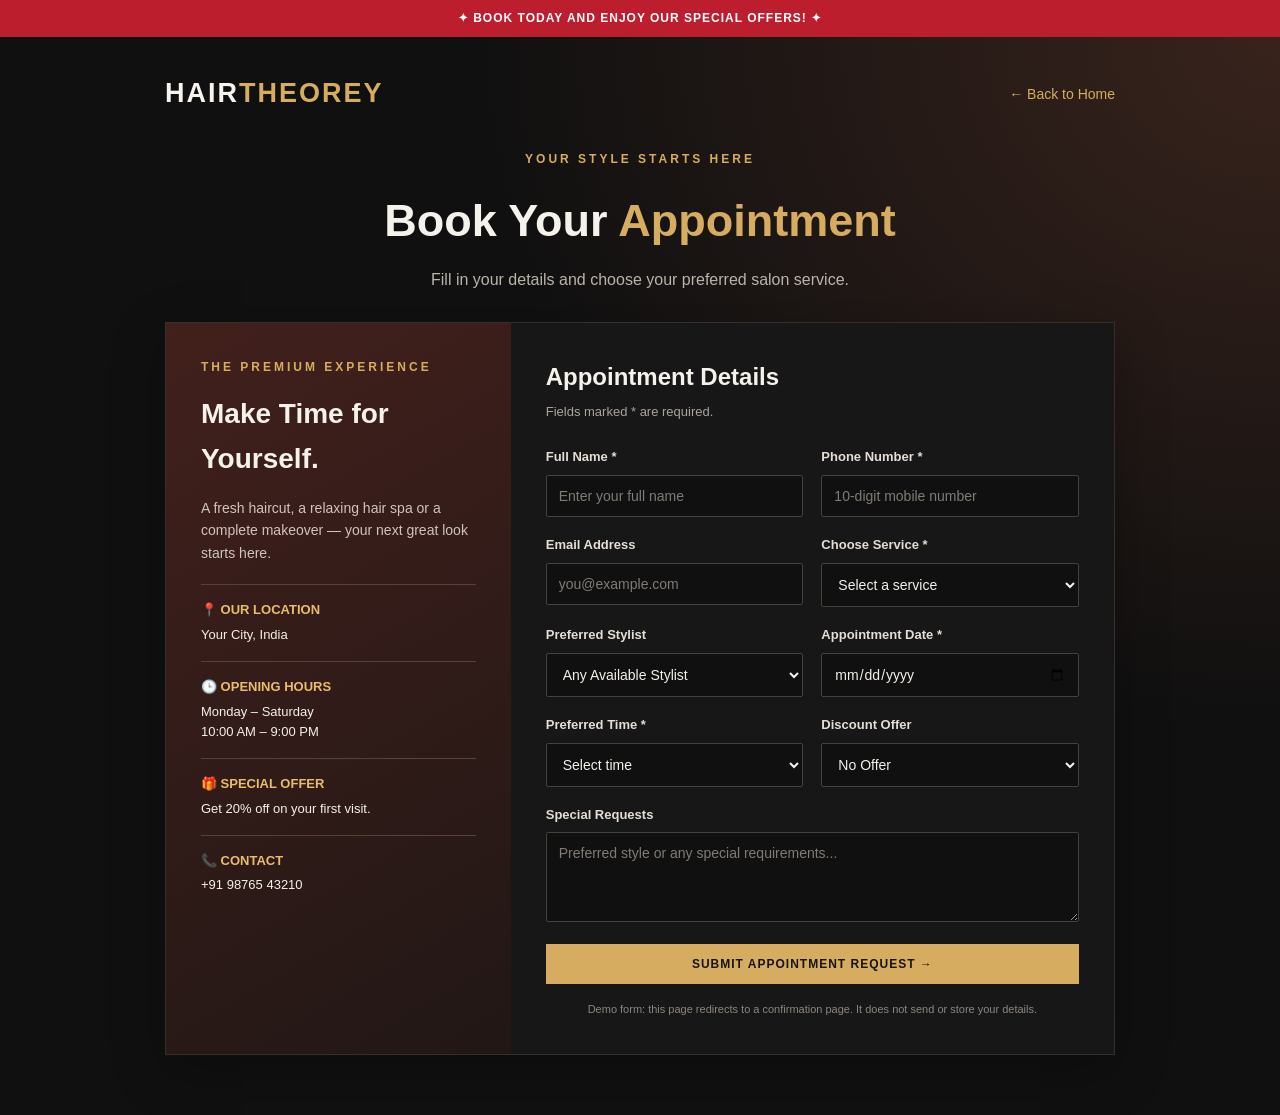
<file: appointment.html>
<!DOCTYPE html>
<html lang="en">
<head>
    <meta charset="UTF-8">
    <meta name="viewport" content="width=device-width, initial-scale=1.0">
    <title>Book Appointment | Hair Theorey</title>
    <link rel="stylesheet" href="style.css">
</head>
<body>
    <div class="offer-strip">✦ BOOK TODAY AND ENJOY OUR SPECIAL OFFERS! ✦</div>
    <main class="form-page">
        <div class="form-header">
            <a class="logo" href="saloon.html">HAIR<span>THEOREY</span></a>
            <a class="back-link" href="saloon.html">← Back to Home</a>
        </div>
        <div class="form-intro">
            <p class="eyebrow">YOUR STYLE STARTS HERE</p>
            <h1>Book Your <span>Appointment</span></h1>
            <p>Fill in your details and choose your preferred salon service.</p>
        </div>
        <div class="appointment-container">
            <aside class="appointment-info">
                <p class="eyebrow">THE PREMIUM EXPERIENCE</p>
                <h2>Make Time for Yourself.</h2>
                <p>A fresh haircut, a relaxing hair spa or a complete makeover — your next great look starts here.</p>
                <div class="info-item"><strong>📍 OUR LOCATION</strong>Your City, India</div>
                <div class="info-item"><strong>🕒 OPENING HOURS</strong>Monday – Saturday<br>10:00 AM – 9:00 PM</div>
                <div class="info-item"><strong>🎁 SPECIAL OFFER</strong>Get 20% off on your first visit.</div>
                <div class="info-item"><strong>📞 CONTACT</strong>+91 98765 43210</div>
            </aside>
            <section class="appointment-form">
                <h2>Appointment Details</h2>
                <p class="form-note">Fields marked * are required.</p>
                <form action="thankyou.html" method="get">
                    <div class="form-grid">
                        <div class="form-group">
                            <label for="name">Full Name *</label>
                            <input type="text" id="name" name="name" placeholder="Enter your full name" minlength="2" maxlength="60" required>
                        </div>
                        <div class="form-group">
                            <label for="phone">Phone Number *</label>
                            <input type="tel" id="phone" name="phone" placeholder="10-digit mobile number" pattern="[6-9][0-9]{9}" title="Enter a valid 10-digit Indian mobile number" required>
                        </div>
                        <div class="form-group">
                            <label for="email">Email Address</label>
                            <input type="email" id="email" name="email" placeholder="you@example.com">
                        </div>
                        <div class="form-group">
                            <label for="service">Choose Service *</label>
                            <select id="service" name="service" required>
                                <option value="">Select a service</option>
                                <option value="Classic Haircut">Classic Haircut - ₹299</option>
                                <option value="Beard Styling">Beard Styling - ₹199</option>
                                <option value="Hair Spa">Hair Spa - ₹599</option>
                                <option value="Premium Facial">Premium Facial - ₹499</option>
                                <option value="Hair Colour">Hair Colour - ₹799</option>
                                <option value="Royal Makeover">Royal Makeover Combo - ₹799</option>
                            </select>
                        </div>
                        <div class="form-group">
                            <label for="stylist">Preferred Stylist</label>
                            <select id="stylist" name="stylist">
                                <option>Any Available Stylist</option><option>Senior Stylist</option><option>Expert Barber</option><option>Female Stylist</option>
                            </select>
                        </div>
                        <div class="form-group">
                            <label for="date">Appointment Date *</label>
                            <input type="date" id="date" name="date" required>
                        </div>
                        <div class="form-group">
                            <label for="time">Preferred Time *</label>
                            <select id="time" name="time" required>
                                <option value="">Select time</option>
                                <option>10:00 AM</option><option>11:00 AM</option><option>12:00 PM</option>
                                <option>1:00 PM</option><option>2:00 PM</option><option>3:00 PM</option>
                                <option>4:00 PM</option><option>5:00 PM</option><option>6:00 PM</option>
                                <option>7:00 PM</option><option>8:00 PM</option>
                            </select>
                        </div>
                        <div class="form-group">
                            <label for="offer">Discount Offer</label>
                            <select id="offer" name="offer">
                                <option>No Offer</option><option>First Visit - 20% Off</option><option>Huge Combo Offer</option>
                            </select>
                        </div>
                        <div class="form-group full">
                            <label for="requests">Special Requests</label>
                            <textarea id="requests" name="requests" maxlength="300" placeholder="Preferred style or any special requirements..."></textarea>
                        </div>
                    </div>
                    <button type="submit" class="btn form-submit">SUBMIT APPOINTMENT REQUEST →</button>
                    <p class="small-print">Demo form: this page redirects to a confirmation page. It does not send or store your details.</p>
                </form>
            </section>
        </div>
    </main>
</body>
</html>
</file>
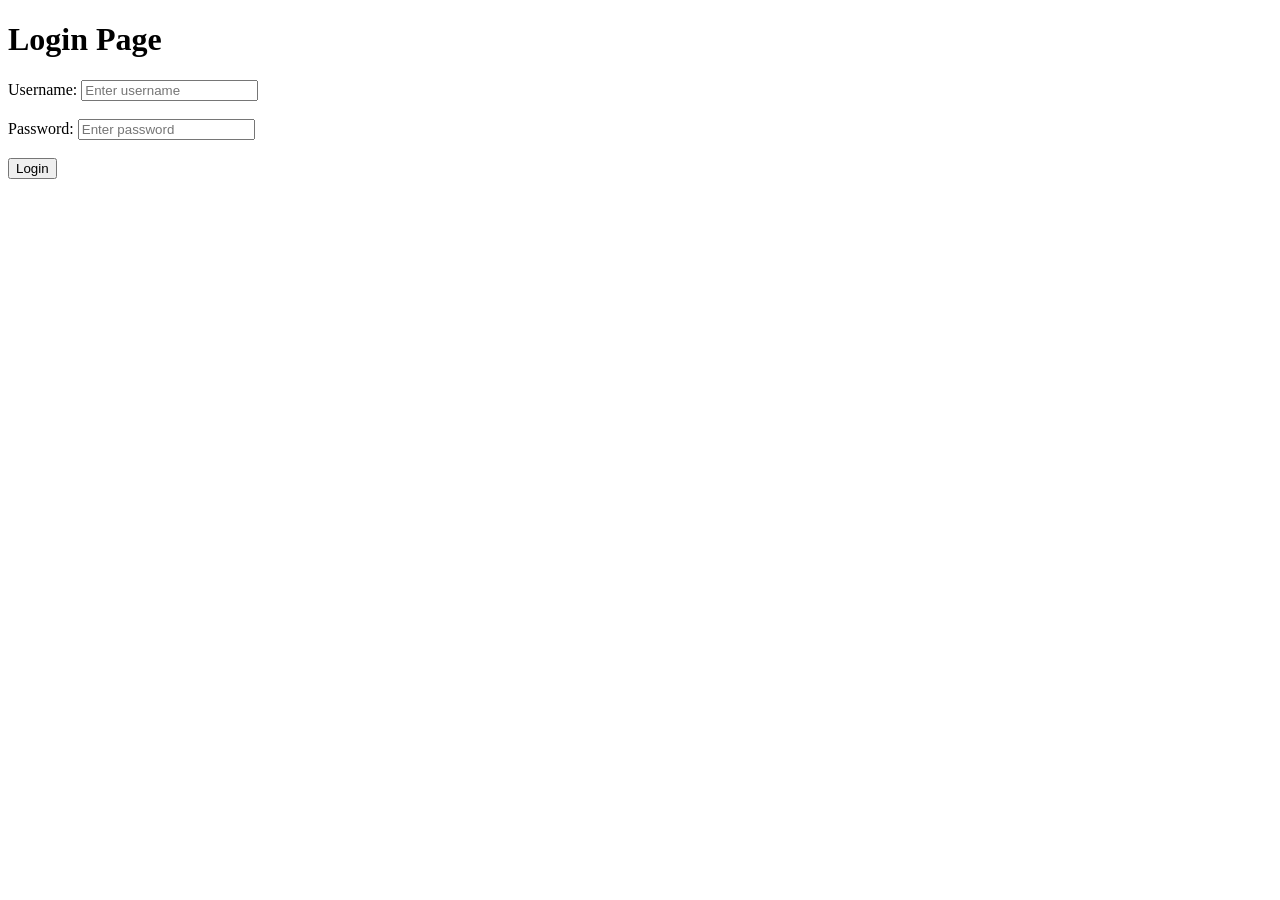
<file: login.html>
<!DOCTYPE html>
<html lang="en">
<head>
    <meta charset="UTF-8">
    <title>Login Page</title>
</head>

<body>

    <h1>Login Page</h1>

    <form action="about.html">

        <label>Username:</label>
        <input type="text"
               minlength="3"
               maxlength="15"
               placeholder="Enter username"
               required>
        <br><br>

        <label>Password:</label>
        <input type="password"
               minlength="8"
               maxlength="20"
               placeholder="Enter password"
               title="Password must contain 8 to 20 characters"
               required>
        <br><br>

        <input type="submit" value="Login" href="about.html">

    </form>

</body>
</html>
</file>
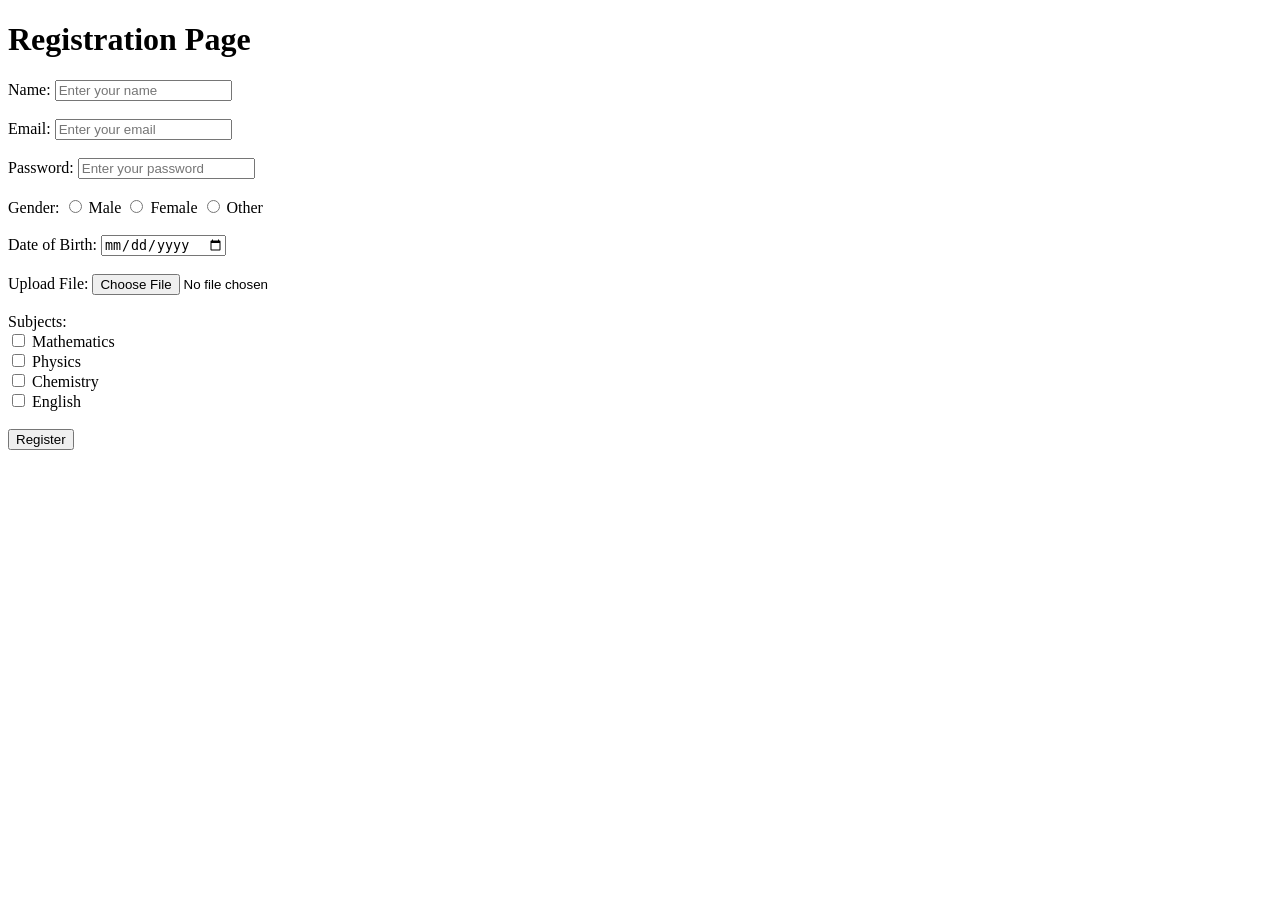
<file: registration.html>
<!DOCTYPE html>
<html lang="en">
<head>
    <meta charset="UTF-8">
    <title>Registration Page</title>
</head>

<body>

    <h1>Registration Page</h1>

    <form action="login.html">

        <label>Name:</label>
        <input type="text" placeholder="Enter your name" required>
        <br><br>

        <label>Email:</label>
        <input type="email" placeholder="Enter your email" required>
        <br><br>

        <label title="password must contain 8-20 characters">Password:</label>
        <input type="password" minlength="8" maxlength="20"
               placeholder="Enter your password" required>
        <br><br>

        <label>Gender:</label>
        <input type="radio" name="gender" value="male"> Male
        <input type="radio" name="gender" value="female"> Female
        <input type="radio" name="gender" value="other"> Other
        <br><br>

        <label>Date of Birth:</label>
        <input type="date">
        <br><br>

        <label>Upload File:</label>
        <input type="file">
        <br><br>

        <label>Subjects:</label>
        <br>
        <input type="checkbox" name="subject" value="maths"> Mathematics
        <br>
        <input type="checkbox" name="subject" value="physics"> Physics
        <br>
        <input type="checkbox" name="subject" value="chemistry"> Chemistry
        <br>
        <input type="checkbox" name="subject" value="english"> English
        <br><br>

        <button type="submit" value="Register" href="login.html">Register</button>

    </form>

</body>
</html>
</file>
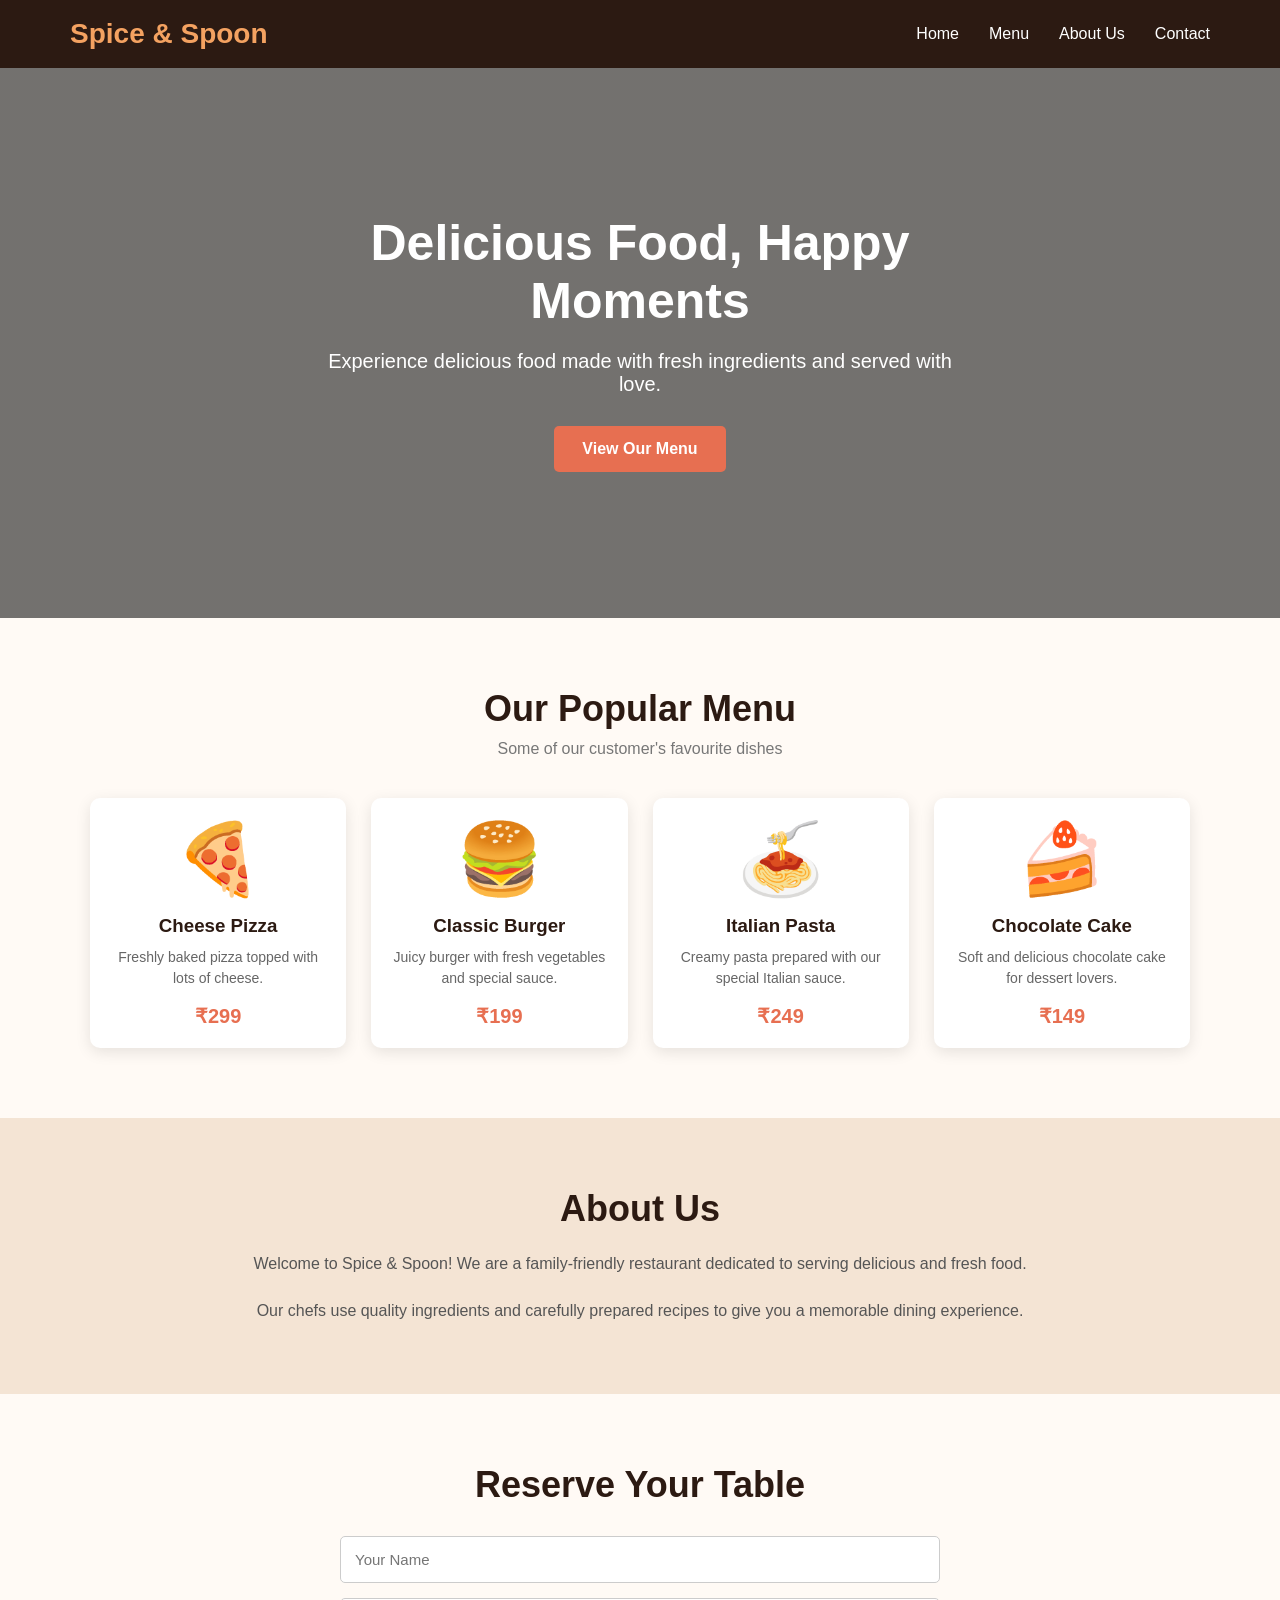
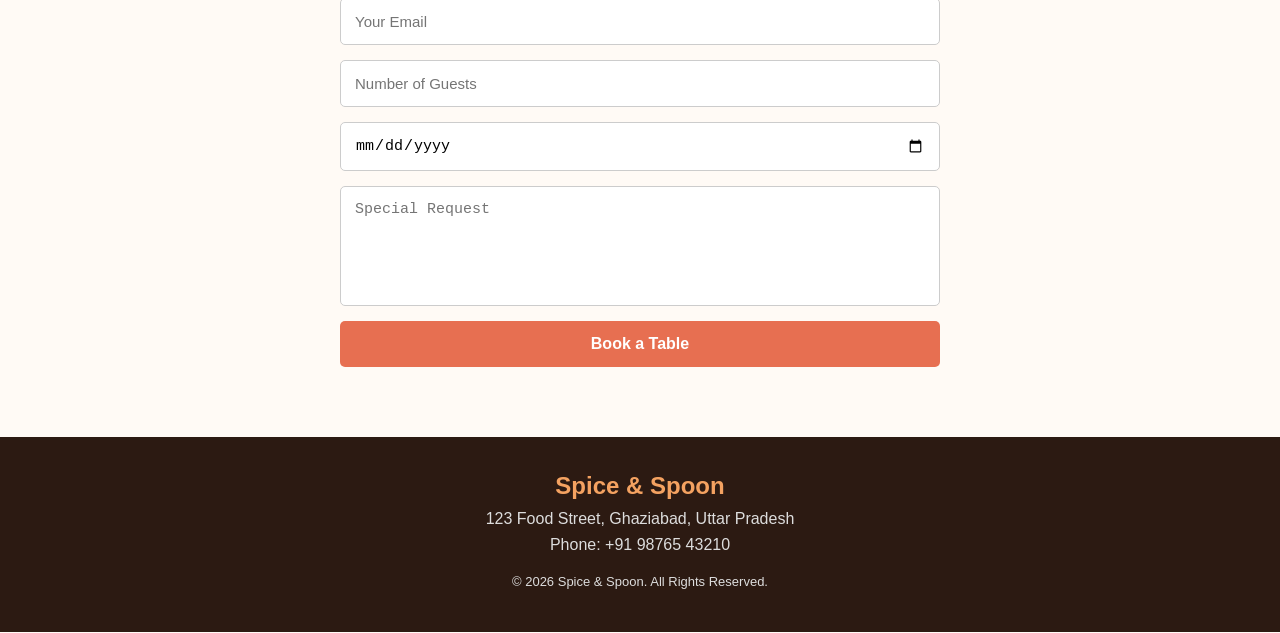
<file: Restaurant.html>
<!DOCTYPE html>
<html lang="en">
<head>
    <meta charset="UTF-8">
    <meta name="viewport" content="width=device-width, initial-scale=1.0">
    <title>Spice & Spoon Restaurant</title>

    <!-- CSS File -->
    <link rel="stylesheet" href="Restaurant.css">
</head>

<body>

    <!-- Navigation Bar -->
    <header>
        <nav>
            <h1 class="logo">Spice & Spoon</h1>

            <ul>
                <li><a href="#home">Home</a></li>
                <li><a href="#menu">Menu</a></li>
                <li><a href="#about">About Us</a></li>
                <li><a href="#contact">Contact</a></li>
            </ul>
        </nav>
    </header>


    <!-- Hero Section -->
    <section id="home" class="hero">
        <div class="hero-content">
            <h2>Delicious Food, Happy Moments</h2>
            <p>
                Experience delicious food made with fresh ingredients
                and served with love.
            </p>

            <a href="#menu" class="btn">View Our Menu</a>
        </div>
    </section>


    <!-- Menu Section -->
    <section id="menu" class="menu">
        <h2>Our Popular Menu</h2>
        <p class="subtitle">Some of our customer's favourite dishes</p>

        <div class="menu-container">

            <div class="food-card">
                <div class="food-image">🍕</div>
                <h3>Cheese Pizza</h3>
                <p>Freshly baked pizza topped with lots of cheese.</p>
                <span>₹299</span>
            </div>

            <div class="food-card">
                <div class="food-image">🍔</div>
                <h3>Classic Burger</h3>
                <p>Juicy burger with fresh vegetables and special sauce.</p>
                <span>₹199</span>
            </div>

            <div class="food-card">
                <div class="food-image">🍝</div>
                <h3>Italian Pasta</h3>
                <p>Creamy pasta prepared with our special Italian sauce.</p>
                <span>₹249</span>
            </div>

            <div class="food-card">
                <div class="food-image">🍰</div>
                <h3>Chocolate Cake</h3>
                <p>Soft and delicious chocolate cake for dessert lovers.</p>
                <span>₹149</span>
            </div>

        </div>
    </section>


    <!-- About Section -->
    <section id="about" class="about">
        <div>
            <h2>About Us</h2>

            <p>
                Welcome to Spice & Spoon! We are a family-friendly
                restaurant dedicated to serving delicious and fresh food.
            </p>

            <p>
                Our chefs use quality ingredients and carefully prepared
                recipes to give you a memorable dining experience.
            </p>
        </div>
    </section>


    <!-- Contact Section -->
    <section id="contact" class="contact">
        <h2>Reserve Your Table</h2>

        <form>
            <input type="text" placeholder="Your Name" required>

            <input type="email" placeholder="Your Email" required>

            <input type="number" placeholder="Number of Guests" required>

            <input type="date" required>

            <textarea placeholder="Special Request"></textarea>

            <button type="submit">Book a Table</button>
        </form>
    </section>


    <!-- Footer -->
    <footer>
        <h3>Spice & Spoon</h3>
        <p>123 Food Street, Ghaziabad, Uttar Pradesh</p>
        <p>Phone: +91 98765 43210</p>

        <p class="copyright">
            © 2026 Spice & Spoon. All Rights Reserved.
        </p>
    </footer>

</body>
</html>
</file>
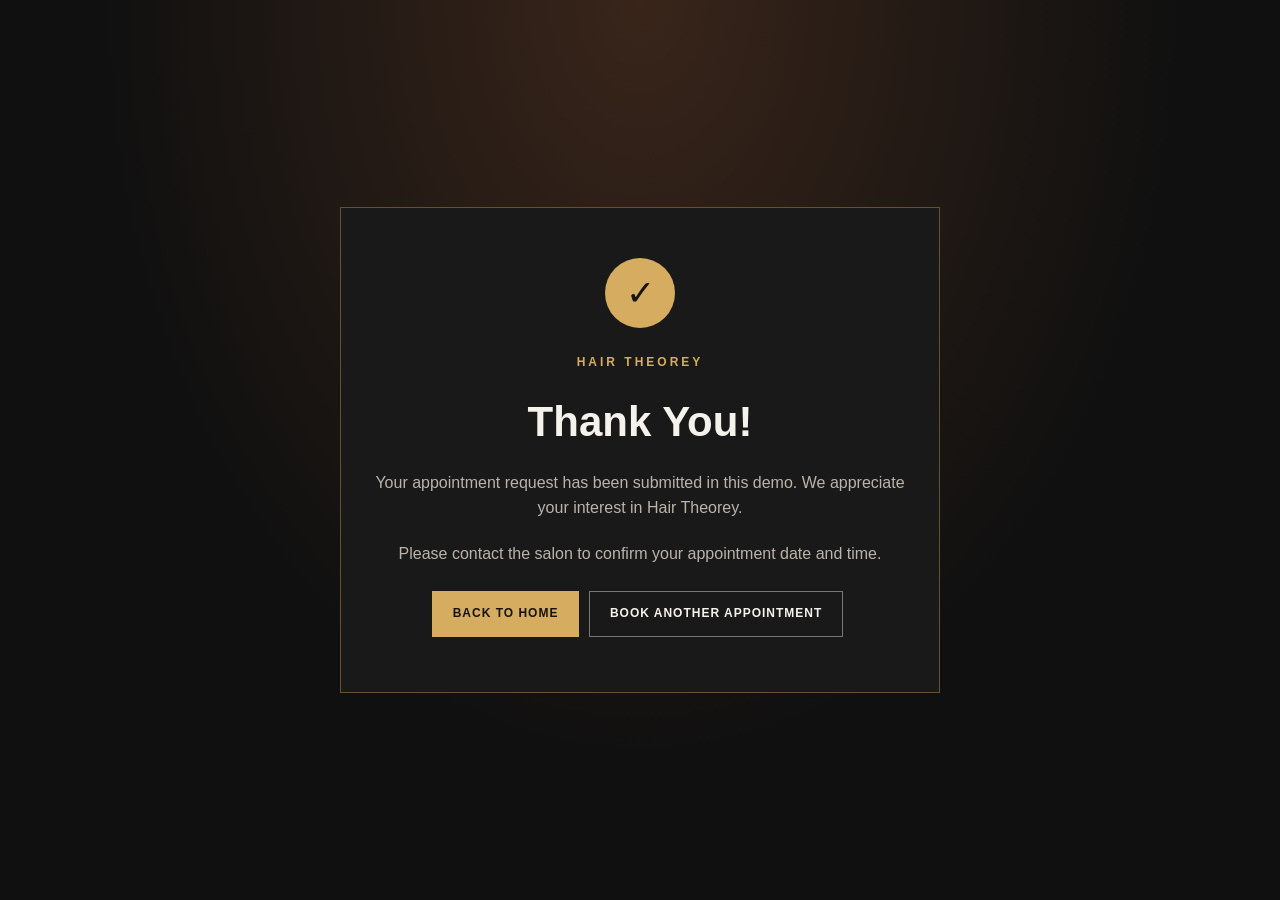
<file: thankyou.html>
<!DOCTYPE html>
<html lang="en">
<head>
    <meta charset="UTF-8">
    <meta name="viewport" content="width=device-width, initial-scale=1.0">
    <title>Thank You | Hair Theorey</title>
    <link rel="stylesheet" href="style.css">
</head>
<body>
    <main class="thankyou-wrap">
        <div class="thankyou-card">
            <div class="success-icon">✓</div>
            <p class="eyebrow">HAIR THEOREY</p>
            <h1>Thank You!</h1>
            <p>Your appointment request has been submitted in this demo. We appreciate your interest in Hair Theorey.</p>
            <p>Please contact the salon to confirm your appointment date and time.</p>
            <a href="saloon.html" class="btn">BACK TO HOME</a>
            <a href="appointment.html" class="btn btn-outline">BOOK ANOTHER APPOINTMENT</a>
        </div>
    </main>
</body>
</html>
</file>
<file: style.css>
* {
    margin: 0;
    padding: 0;
    box-sizing: border-box;
}
html { scroll-behavior: smooth; }
body {
    font-family: Arial, Helvetica, sans-serif;
    background: #101010;
    color: #f5f1eb;
    line-height: 1.6;
}
a { text-decoration: none; color: inherit; }
.offer-strip {
    background: #bd1e2d;
    color: #fff;
    text-align: center;
    padding: 9px;
    font-size: 12px;
    font-weight: bold;
    letter-spacing: 1px;
}
header {
    min-height: 80px;
    padding: 18px 7%;
    display: flex;
    justify-content: space-between;
    align-items: center;
    gap: 25px;
    background: #151515;
    border-bottom: 1px solid #292929;
}
.logo {
    color: #f8f4ed;
    font-size: 27px;
    font-weight: 900;
    letter-spacing: 2px;
    white-space: nowrap;
}
.logo span { color: #d6ad60; }
nav { display: flex; align-items: center; flex-wrap: wrap; gap: 22px; }
nav a { color: #dedbd5; font-size: 14px; transition: .3s; }
nav a:hover, .text-link:hover, .card-link:hover { color: #e6bf72; }
.nav-btn {
    background: #d6ad60;
    color: #17130d;
    padding: 10px 17px;
    border-radius: 3px;
    font-weight: bold;
}
.nav-btn:hover { background: #f1d18b; color: #17130d; }
.hero {
    min-height: 570px;
    padding: 85px 9%;
    display: flex;
    justify-content: space-between;
    align-items: center;
    gap: 50px;
    background: radial-gradient(ellipse at 85% 50%, #38231c 0%, transparent 45%), linear-gradient(120deg, #111 40%, #1e1714 100%);
}
.hero-content { max-width: 650px; }
.eyebrow {
    color: #d6ad60;
    font-size: 12px;
    font-weight: bold;
    letter-spacing: 3px;
    margin-bottom: 15px;
}
.hero h1 { font-size: clamp(48px, 6vw, 76px); line-height: 1.1; margin-bottom: 22px; letter-spacing: -2px; }
.hero h1 span, .welcome h2 span, .discount h2 span, .booking-banner h2 span, .form-intro h1 span { color: #d6ad60; }
.hero-text { color: #c0bbb3; max-width: 470px; margin-bottom: 25px; }
.hero-actions { display: flex; flex-wrap: wrap; gap: 8px; }
.btn {
    display: inline-block;
    background: #d6ad60;
    color: #17130d;
    border: 1px solid #d6ad60;
    padding: 12px 20px;
    margin: 5px 5px 5px 0;
    font-size: 12px;
    font-weight: bold;
    letter-spacing: 1px;
    text-align: center;
    transition: .3s;
    cursor: pointer;
}
.btn:hover { background: #f0d08a; border-color: #f0d08a; transform: translateY(-2px); }
.btn-outline { color: #f5f1eb; background: transparent; border-color: #777; }
.btn-outline:hover { color: #17130d; background: #d6ad60; }
.stats { display: flex; gap: 40px; margin-top: 38px; flex-wrap: wrap; }
.stats div { display: flex; flex-direction: column; }
.stats strong { color: #d6ad60; font-size: 25px; }
.stats small { color: #aaa39a; font-size: 12px; }
.hero-card {
    width: 310px;
    min-width: 260px;
    padding: 35px;
    background: linear-gradient(145deg, #30211b, #171412);
    border: 1px solid #6b4c2c;
    box-shadow: 0 15px 45px #0005;
}
.hero-card .eyebrow { font-size: 11px; letter-spacing: 2px; }
.hero-card h2 { font-size: 36px; line-height: 1.2; margin: 22px 0; }
.hero-card p { color: #c6bcb0; font-size: 13px; }
.gold-line { width: 55px; height: 3px; background: #d6ad60; margin-bottom: 20px; }
.text-link { display: inline-block; color: #d6ad60; font-size: 13px; font-weight: bold; margin-top: 18px; transition: .3s; }
.welcome { padding: 80px 20px; text-align: center; background: #171717; }
.welcome h2, .section-heading h2, .why-us h2, .booking-banner h2 { font-size: clamp(29px, 4vw, 42px); line-height: 1.25; margin-bottom: 18px; }
.welcome > p:last-child { max-width: 680px; margin: 0 auto; color: #aaa49c; }
.section { padding: 75px 8%; }
.section-heading { display: flex; justify-content: space-between; align-items: end; gap: 20px; margin-bottom: 35px; }
.service-grid { display: grid; grid-template-columns: repeat(3, minmax(0, 1fr)); gap: 22px; }
.service-card { position: relative; background: #191919; border: 1px solid #303030; padding: 30px 25px; transition: .3s; }
.service-card:hover { border-color: #c8a15a; transform: translateY(-5px); box-shadow: 0 12px 30px #0003; }
.service-icon { color: #d6ad60; font-size: 34px; margin-bottom: 12px; }
.service-card h3 { font-size: 20px; margin-bottom: 10px; }
.service-card p { min-height: 50px; color: #aaa49c; font-size: 13px; }
.price { color: #e4bd70; font-size: 24px; font-weight: bold; margin-top: 20px; }
.price del { color: #8b8580; font-size: 14px; font-weight: normal; margin-left: 6px; }
.card-link { display: inline-block; margin-top: 12px; color: #d6ad60; font-size: 13px; font-weight: bold; }
.featured { border-color: #b38a45; background: linear-gradient(145deg, #292117, #191919); }
.popular { position: absolute; right: 0; top: 0; padding: 5px 10px; background: #d6ad60; color: #17130d; font-size: 10px; font-weight: bold; }
.discount {
    padding: 70px 8%;
    background: linear-gradient(115deg, #421419, #171111 75%);
    display: grid;
    grid-template-columns: 1fr 1fr 1fr;
    align-items: center;
    gap: 25px;
}
.discount h2 { font-size: clamp(30px, 4vw, 42px); line-height: 1.2; margin-bottom: 15px; }
.discount-intro > p:last-child, .offer-box p { color: #c6b9b3; font-size: 13px; }
.offer-box { border: 1px solid #754a3b; background: #1b1514; padding: 25px; }
.discount-number { display: block; color: #e8bd6b; font-size: 32px; font-weight: bold; margin-bottom: 5px; }
.offer-box h3 { margin-bottom: 8px; }
.offer-box .btn { margin-top: 18px; }
.why-us { text-align: center; background: #171717; }
.features { display: grid; grid-template-columns: repeat(4, minmax(0, 1fr)); gap: 25px; margin-top: 40px; }
.features div { padding: 20px 10px; }
.features span { display: inline-flex; justify-content: center; align-items: center; width: 43px; height: 43px; border: 1px solid #d6ad60; border-radius: 50%; color: #d6ad60; font-size: 22px; margin-bottom: 12px; }
.features h3 { font-size: 17px; margin-bottom: 8px; }
.features p { color: #aaa49c; font-size: 13px; }
.booking-banner { text-align: center; padding: 80px 20px; background: #211a15; }
.booking-banner > p:not(.eyebrow) { color: #bbb1a7; margin-bottom: 20px; }
footer { padding: 55px 8% 0; background: #0a0a0a; }
.footer-grid { display: grid; grid-template-columns: 1.5fr 1fr 1.3fr 1.2fr; gap: 35px; padding-bottom: 40px; }
.footer-grid h3 { font-size: 16px; margin-bottom: 15px; color: #e3bd70; }
.footer-grid p, .footer-grid a:not(.logo) { display: block; color: #a9a29a; font-size: 13px; margin-bottom: 10px; }
.footer-grid a:hover { color: #e3bd70; }
.footer-grid .logo { display: inline-block; margin-bottom: 12px; }
.copyright { text-align: center; padding: 20px 10px; border-top: 1px solid #282828; color: #88817a; font-size: 12px; }

/* Appointment and confirmation pages */
.form-page { min-height: 100vh; padding: 35px 18px 60px; background: radial-gradient(ellipse at top right, #38231c, transparent 45%), #101010; }
.form-header { max-width: 950px; margin: 0 auto 35px; display: flex; align-items: center; justify-content: space-between; gap: 20px; }
.back-link { color: #d6ad60; font-size: 14px; }
.form-intro { text-align: center; margin: 25px auto 30px; }
.form-intro h1 { font-size: clamp(32px, 5vw, 45px); margin-bottom: 10px; }
.form-intro p:not(.eyebrow) { color: #bcb4aa; }
.appointment-container { max-width: 950px; margin: 0 auto; display: grid; grid-template-columns: .8fr 1.4fr; border: 1px solid #37302a; background: #171717; box-shadow: 0 15px 50px #0004; }
.appointment-info { padding: 35px; background: linear-gradient(150deg, #42201c, #211715); }
.appointment-info h2 { font-size: 28px; margin-bottom: 15px; }
.appointment-info > p:not(.eyebrow) { color: #d0c4bb; font-size: 14px; margin-bottom: 20px; }
.info-item { border-top: 1px solid #5c4035; padding: 15px 0; font-size: 13px; }
.info-item strong { display: block; color: #e8bd6b; margin-bottom: 4px; }
.appointment-form { padding: 35px; }
.appointment-form h2 { margin-bottom: 5px; }
.form-note { color: #aaa49c; font-size: 13px; margin-bottom: 25px; }
.form-grid { display: grid; grid-template-columns: 1fr 1fr; gap: 18px; }
.form-group { display: flex; flex-direction: column; gap: 7px; }
.form-group.full { grid-column: 1 / -1; }
.form-group label { color: #e5ded5; font-size: 13px; font-weight: bold; }
.form-group input, .form-group select, .form-group textarea {
    width: 100%; min-width: 0; padding: 12px; color: #f5f1eb; background: #101010;
    border: 1px solid #48413a; border-radius: 2px; font-family: inherit; font-size: 14px;
}
.form-group input:focus, .form-group select:focus, .form-group textarea:focus { outline: 1px solid #d6ad60; border-color: #d6ad60; }
.form-group input::placeholder, .form-group textarea::placeholder { color: #817b74; }
.form-group select option { background: #171717; }
.form-group textarea { min-height: 90px; resize: vertical; }
.form-submit { width: 100%; margin-top: 22px; font-family: inherit; }
.small-print { color: #8d867f; font-size: 11px; margin-top: 12px; text-align: center; }
.thankyou-wrap { min-height: 100vh; padding: 25px; display: flex; align-items: center; justify-content: center; text-align: center; background: radial-gradient(ellipse at top, #39251a, transparent 60%), #101010; }
.thankyou-card { max-width: 600px; width: 100%; padding: 50px 30px; background: #191919; border: 1px solid #65502f; }
.success-icon { display: inline-flex; align-items: center; justify-content: center; width: 70px; height: 70px; border-radius: 50%; background: #d6ad60; color: #17130d; font-size: 35px; margin-bottom: 25px; }
.thankyou-card h1 { font-size: clamp(30px, 5vw, 42px); margin-bottom: 15px; }
.thankyou-card p:not(.eyebrow) { color: #bcb4aa; margin-bottom: 20px; }

@media (max-width: 1000px) {
    header { flex-direction: column; }
    nav { justify-content: center; gap: 15px; }
    .hero { padding: 70px 6%; }
    .service-grid { grid-template-columns: repeat(2, minmax(0, 1fr)); }
    .discount { grid-template-columns: 1fr 1fr; }
    .discount-intro { grid-column: 1 / -1; }
    .features { grid-template-columns: repeat(2, minmax(0, 1fr)); }
    .footer-grid { grid-template-columns: repeat(2, minmax(0, 1fr)); }
}
@media (max-width: 650px) {
    .hero { flex-direction: column; align-items: stretch; padding: 55px 7%; }
    .hero-card { width: 100%; }
    .stats { gap: 22px; }
    .section { padding: 55px 6%; }
    .section-heading { align-items: start; flex-direction: column; }
    .service-grid, .discount, .features, .footer-grid, .appointment-container { grid-template-columns: 1fr; }
    .discount-intro { grid-column: auto; }
    .form-header { flex-direction: column; }
    .appointment-info, .appointment-form { padding: 25px 20px; }
    .form-grid { grid-template-columns: 1fr; }
    .form-group.full { grid-column: auto; }
    nav { gap: 12px; }
    nav a { font-size: 12px; }
    .logo { font-size: 24px; }
}
</file>
<file: Restaurant.css>
/* General Styling */

* {
    margin: 0;
    padding: 0;
    box-sizing: border-box;
}

html {
    scroll-behavior: smooth;
}

body {
    font-family: Arial, sans-serif;
    background-color: #fffaf5;
    color: #333;
}


/* Navigation Bar */

header {
    background-color: #2c1a12;
    position: sticky;
    top: 0;
    z-index: 1000;
}

nav {
    max-width: 1200px;
    margin: auto;
    padding: 18px 30px;

    display: flex;
    justify-content: space-between;
    align-items: center;
}

.logo {
    color: #f4a261;
    font-size: 28px;
}

nav ul {
    list-style: none;
    display: flex;
    gap: 30px;
}

nav ul li a {
    color: white;
    text-decoration: none;
    font-size: 16px;
}

nav ul li a:hover {
    color: #f4a261;
}


/* Hero Section */

.hero {
    height: 550px;

    background: linear-gradient(
        rgba(0, 0, 0, 0.55),
        rgba(0, 0, 0, 0.55)
    );

    display: flex;
    justify-content: center;
    align-items: center;

    text-align: center;
}

.hero-content {
    color: white;
    max-width: 700px;
    padding: 20px;
}

.hero h2 {
    font-size: 50px;
    margin-bottom: 20px;
}

.hero p {
    font-size: 20px;
    margin-bottom: 30px;
}

.btn {
    display: inline-block;
    background-color: #e76f51;
    color: white;
    padding: 14px 28px;
    text-decoration: none;
    border-radius: 5px;
    font-weight: bold;
}

.btn:hover {
    background-color: #d9573b;
}


/* Menu Section */

.menu {
    padding: 70px 30px;
    text-align: center;
}

.menu h2,
.about h2,
.contact h2 {
    font-size: 36px;
    margin-bottom: 10px;
    color: #2c1a12;
}

.subtitle {
    color: #777;
    margin-bottom: 40px;
}

.menu-container {
    max-width: 1100px;
    margin: auto;

    display: grid;
    grid-template-columns: repeat(4, 1fr);
    gap: 25px;
}

.food-card {
    background-color: white;
    padding: 20px;
    border-radius: 10px;

    box-shadow: 0 4px 15px rgba(0, 0, 0, 0.1);

    transition: 0.3s;
}

.food-card:hover {
    transform: translateY(-8px);
}

.food-image {
    font-size: 70px;
    margin-bottom: 15px;
}

.food-card h3 {
    margin-bottom: 10px;
    color: #2c1a12;
}

.food-card p {
    color: #666;
    font-size: 14px;
    line-height: 1.5;
    margin-bottom: 15px;
}

.food-card span {
    color: #e76f51;
    font-size: 20px;
    font-weight: bold;
}


/* About Section */

.about {
    background-color: #f4e4d4;
    padding: 70px 30px;
    text-align: center;
}

.about div {
    max-width: 800px;
    margin: auto;
}

.about p {
    margin-top: 20px;
    line-height: 1.7;
    color: #555;
}


/* Contact Section */

.contact {
    padding: 70px 30px;
    text-align: center;
}

form {
    max-width: 600px;
    margin: 30px auto 0;

    display: flex;
    flex-direction: column;
    gap: 15px;
}

input,
textarea {
    width: 100%;
    padding: 14px;

    border: 1px solid #ccc;
    border-radius: 5px;

    font-size: 15px;
}

textarea {
    height: 120px;
    resize: none;
}

button {
    padding: 14px;
    border: none;

    background-color: #e76f51;
    color: white;

    font-size: 16px;
    font-weight: bold;

    border-radius: 5px;
    cursor: pointer;
}

button:hover {
    background-color: #d9573b;
}


/* Footer */

footer {
    background-color: #2c1a12;
    color: white;

    text-align: center;
    padding: 35px 20px;
}

footer h3 {
    color: #f4a261;
    font-size: 24px;
    margin-bottom: 10px;
}

footer p {
    margin: 8px;
    color: #ddd;
}

.copyright {
    margin-top: 20px !important;
    font-size: 13px;
}


/* Responsive Design */

@media (max-width: 900px) {

    .menu-container {
        grid-template-columns: repeat(2, 1fr);
    }

    .hero h2 {
        font-size: 40px;
    }
}


@media (max-width: 600px) {

    nav {
        flex-direction: column;
        gap: 15px;
    }

    nav ul {
        gap: 15px;
    }

    .hero {
        height: 450px;
    }

    .hero h2 {
        font-size: 32px;
    }

    .hero p {
        font-size: 16px;
    }

    .menu-container {
        grid-template-columns: 1fr;
    }
}
</file>
